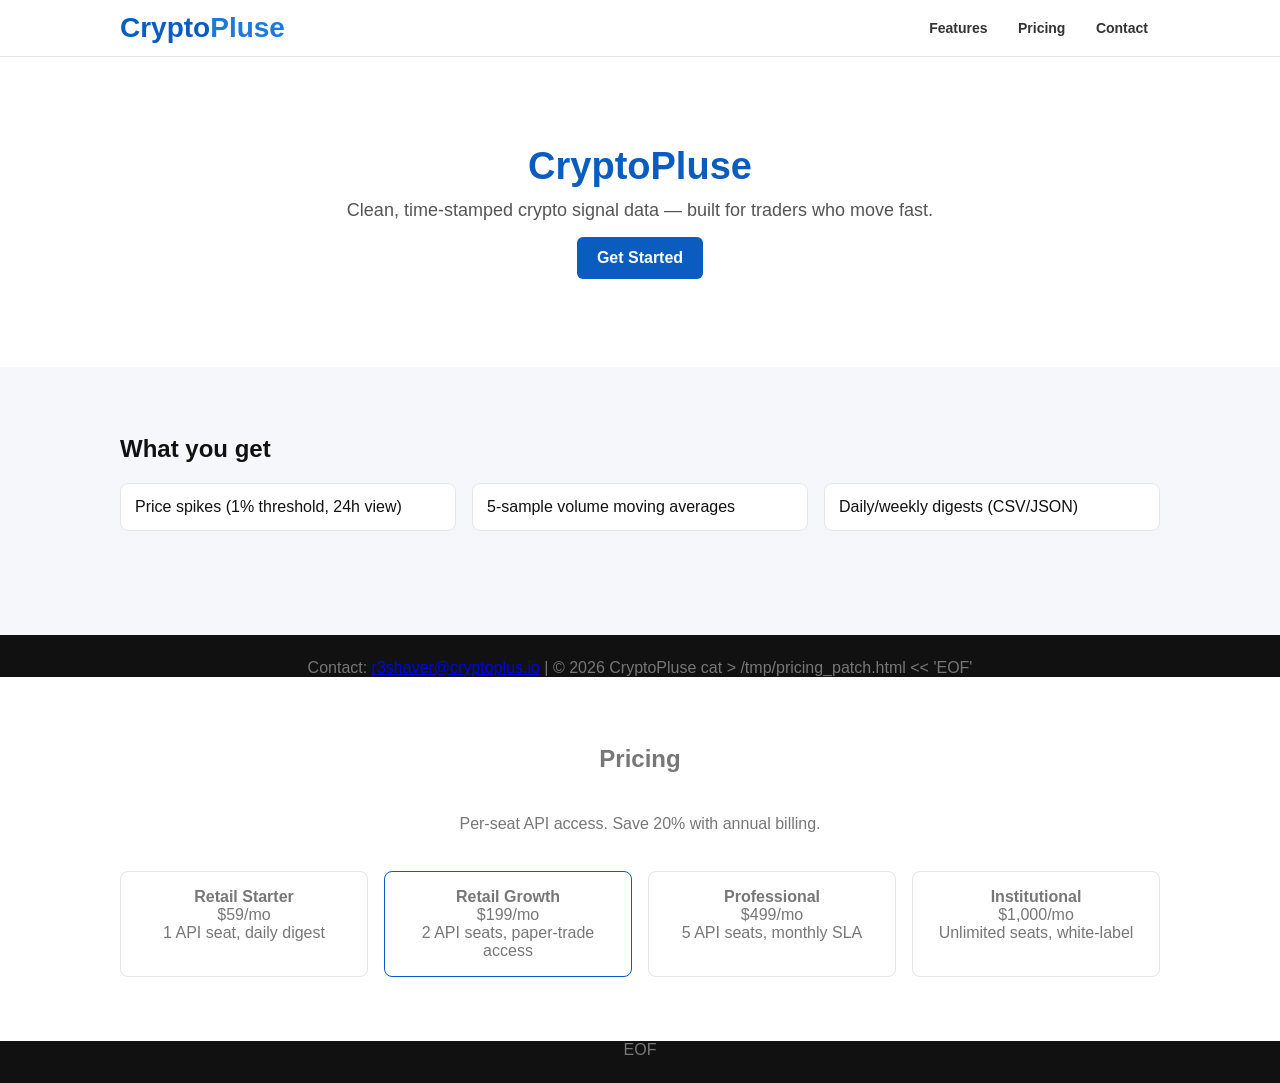
<file: index.html>
<!DOCTYPE html>
<html lang="en">
<head>
<meta charset="UTF-8" />
<meta name="viewport" content="width=device-width, initial-scale=1" />
<title>CryptoPluse – Seven-coin market intelligence</title>
<link rel="stylesheet" href="styles.css" />
</head>
<body>
<header>
<div class="container" style="display:flex;justify-content:space-between;align-items:center;padding:12px 0;">
<div class="logo"><span class="logo-crypto">Crypto</span><span class="logo-pluse">Pluse</span></div>
<nav>
<a href="#features" style="margin-right:14px;font-weight:600;text-decoration:none;color:#333;">Features</a>
<a href="#pricing" style="font-weight:600;text-decoration:none;color:#333;">Pricing</a>
<a href="contact.html" style="margin-left:14px;font-weight:600;text-decoration:none;color:#333;">Contact</a>
</nav>
</div>
</header>

<section class="hero" aria-label="Hero">
<div class="container" style="text-align:center; padding:48px 0;">
<h1 style="margin:0 0 12px; font-size:38px; color:#0A5DBF;">CryptoPluse</h1>
<p style="font-size:18px; color:#555; margin:0 auto 16px; max-width:800px;">
Clean, time-stamped crypto signal data — built for traders who move fast.
</p>
<a href="/signup.html" class="btn-primary" style="margin-right:0;">Get Started</a>
</div>
</section>

<section id="features" class="features" aria-label="Features">
<div class="container">
<h2>What you get</h2>
<ul style="list-style:none; padding:0; display:flex; flex-wrap:wrap; gap:16px;">
<li style="flex:1 1 260px; min-width:260px; background:#fff; border:1px solid #e6e6e6; padding:14px; border-radius:8px;">
Price spikes (1% threshold, 24h view)
</li>
<li style="flex:1 1 260px; min-width:260px; background:#fff; border:1px solid #e6e6e6; padding:14px; border-radius:8px;">
5‑sample volume moving averages
</li>
<li style="flex:1 1 260px; min-width:260px; background:#fff; border:1px solid #e6e6e6; padding:14px; border-radius:8px;">
Daily/weekly digests (CSV/JSON)
</li>
</ul>
</div>
</section>

<footer style="padding:24px 0; text-align:center; color:#777;">
Contact: <a href="mailto:r3shaver@cryptoplus.io">r3shaver@cryptoplus.io</a> | © 2026 CryptoPluse
cat > /tmp/pricing_patch.html << 'EOF'
<section id="pricing" class="pricing" aria-label="Pricing" style="padding:48px 0;">
  <div class="container">
    <h2>Pricing</h2>
    <p style="margin-bottom:16px;">Per-seat API access. Save 20% with annual billing.</p>
    <ul style="list-style:none;padding:0;display:flex;flex-wrap:wrap;gap:16px;">
      <li style="flex:1 1 220px;background:#fff;border:1px solid #e6e6e6;padding:16px;border-radius:8px;">
        <strong>Retail Starter</strong><br>$59/mo<br>1 API seat, daily digest
      </li>
      <li style="flex:1 1 220px;background:#fff;border:1px solid #0A5DBF;padding:16px;border-radius:8px;">
        <strong>Retail Growth</strong><br>$199/mo<br>2 API seats, paper-trade access
      </li>
      <li style="flex:1 1 220px;background:#fff;border:1px solid #e6e6e6;padding:16px;border-radius:8px;">
        <strong>Professional</strong><br>$499/mo<br>5 API seats, monthly SLA
      </li>
      <li style="flex:1 1 220px;background:#fff;border:1px solid #e6e6e6;padding:16px;border-radius:8px;">
        <strong>Institutional</strong><br>$1,000/mo<br>Unlimited seats, white-label
      </li>
    </ul>
  </div>
</section>
EOF  
</footer>
</body>
</html>
</file>
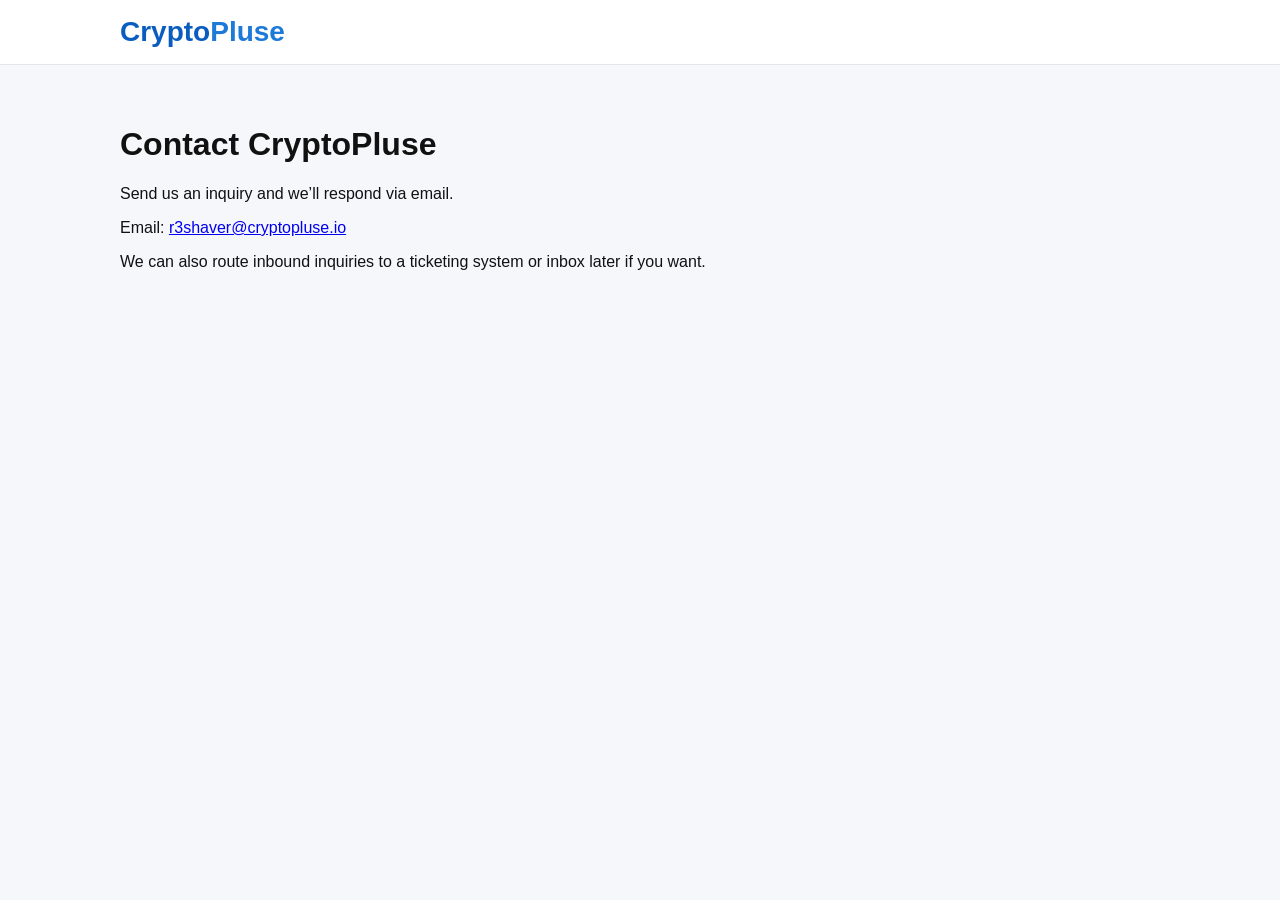
<file: contact.html>
<!DOCTYPE html>
<html lang="en">
<head>
  <meta charset="UTF-8" />
  <title>CryptoPluse Contact</title>
  <meta name="viewport" content="width=device-width, initial-scale=1" />
  <link rel="stylesheet" href="styles.css" />
</head>
<body>
<header>
  <div class="container">
    <div class="logo"><span class="logo-crypto">Crypto</span><span class="logo-pluse">Pluse</span></div>
  </div>
</header>
<main class="container" style="padding:40px 0;">
  <h1>Contact CryptoPluse</h1>
  <p>Send us an inquiry and we’ll respond via email.</p>
  <p>
    Email: <a href="mailto:r3shaver@cryptopluse.io">r3shaver@cryptopluse.io</a>
  </p>
  <p>We can also route inbound inquiries to a ticketing system or inbox later if you want.</p>
</main>
</body>
</html>
</file>
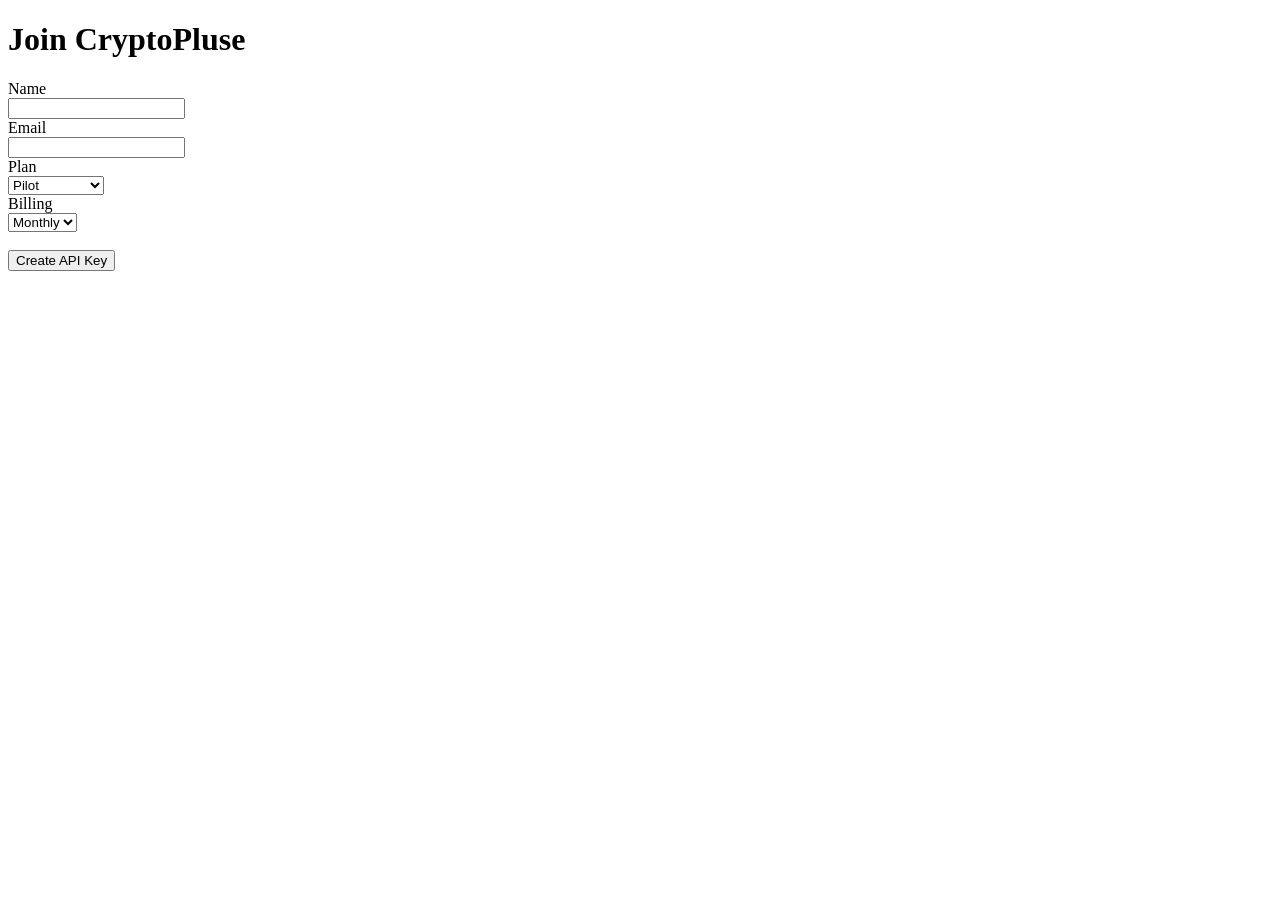
<file: signup.html>
<!DOCTYPE html>
<html lang="en">
<head>
  <meta charset="UTF-8">
  <title>CryptoPluse Sign Up</title>
</head>
<body>
  <h1>Join CryptoPluse</h1>
  <form action="/signup" method="post">
    <label>Name</label><br>
    <input type="text" name="name" required><br>
    <label>Email</label><br>
    <input type="email" name="email" required><br>
    <label>Plan</label><br>
    <select name="plan" required>
      <option value="pilot">Pilot</option>
      <option value="starter">Starter</option>
      <option value="growth">Growth</option>
      <option value="professional">Professional</option>
      <option value="institutional">Institutional</option>
    </select><br>
    <label>Billing</label><br>
    <select name="billing" required>
      <option value="monthly">Monthly</option>
      <option value="annual">Annual</option>
    </select><br><br>
    <button type="submit">Create API Key</button>
  </form>
</body>
</html>
</file>
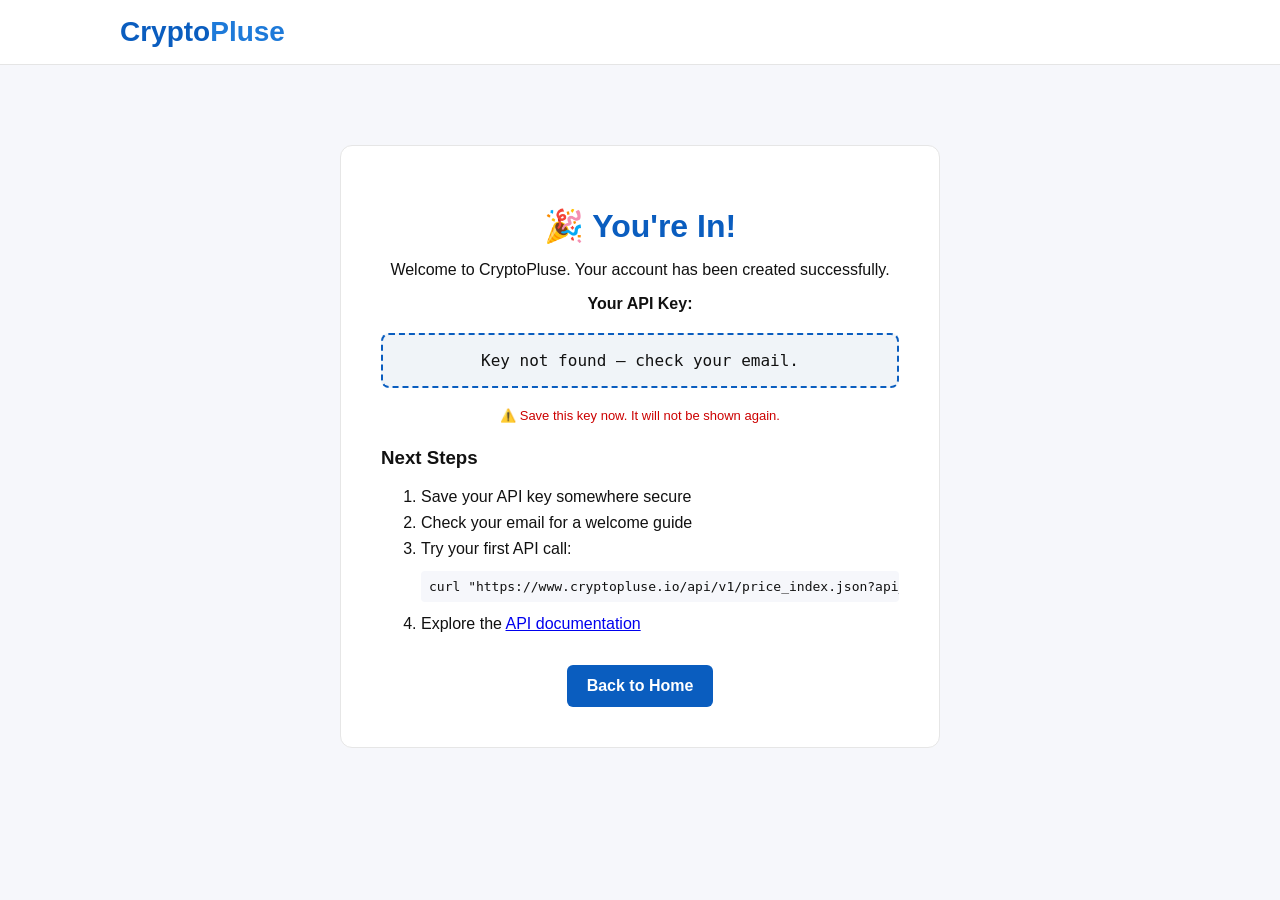
<file: cryptopluse-site/success.html>
<!DOCTYPE html>
<html lang="en">
<head>
  <meta charset="UTF-8">
  <meta name="viewport" content="width=device-width, initial-scale=1.0">
  <title>Welcome to CryptoPluse!</title>
  <link rel="stylesheet" href="styles.css">
  <style>
    .success-box{max-width:600px;margin:80px auto;background:#fff;border:1px solid #e6e6e6;border-radius:12px;padding:40px;text-align:center}
    .success-box h1{color:#0A5DBF;margin-bottom:12px}
    .api-key-display{background:#f0f4f8;border:2px dashed #0A5DBF;border-radius:8px;padding:16px;margin:20px 0;font-family:monospace;font-size:16px;word-break:break-all}
    .warn{color:#c00;font-size:13px;margin-top:8px}
    .next-steps{text-align:left;margin-top:24px}
    .next-steps li{margin-bottom:8px}
    .btn-primary{display:inline-block;background:#0A5DBF;color:#fff;padding:12px 20px;border-radius:6px;text-decoration:none;font-weight:700;margin-top:16px}
  </style>
</head>
<body>
<header>
  <div class="container">
    <div class="logo"><span class="logo-crypto">Crypto</span><span class="logo-pluse">Pluse</span></div>
  </div>
</header>
<div class="success-box">
  <h1>🎉 You're In!</h1>
  <p>Welcome to CryptoPluse. Your account has been created successfully.</p>
  <p><strong>Your API Key:</strong></p>
  <div class="api-key-display" id="api-key-box">Loading...</div>
  <p class="warn">⚠️ Save this key now. It will not be shown again.</p>
  <div class="next-steps">
    <h3>Next Steps</h3>
    <ol>
      <li>Save your API key somewhere secure</li>
      <li>Check your email for a welcome guide</li>
      <li>Try your first API call:
        <pre style="background:#f6f7fb;padding:8px;border-radius:4px;font-size:13px;overflow-x:auto">curl "https://www.cryptopluse.io/api/v1/price_index.json?api_key=YOUR_KEY"</pre>
      </li>
      <li>Explore the <a href="/docs">API documentation</a></li>
    </ol>
  </div>
  <a href="/" class="btn-primary">Back to Home</a>
</div>
<script>
  const params = new URLSearchParams(window.location.search);
  const key = params.get('api_key');
  if (key) document.getElementById('api-key-box').textContent = key;
  else document.getElementById('api-key-box').textContent = 'Key not found — check your email.';
</script>
</body>
</html>
</file>
<file: styles.css>
:root{--blue:#0A5DBF;--blue2:#1E7AD9;--dark:#2E3A46;--mid:#4A5A6A;--cyan:#00A6D6;--bg:#f6f7fb;}
*{box-sizing:border-box}html,body{margin:0;padding:0;font-family:Arial,Helvetica,sans-serif;background:var(--bg);color:#111}
.container{width:90%;max-width:1040px;margin:0 auto}
header{background:#fff;border-bottom:1px solid #e5e5e5}
header .container{display:flex;align-items:center;justify-content:space-between;padding:16px 0}
.logo{font-family:Impact,Arial Black,sans-serif;font-weight:700;font-size:28px;color:var(--blue)}
.logo .logo-crypto{color:var(--blue)}
.logo .logo-pluse{color:var(--blue2)}
nav a{margin:0 12px;text-decoration:none;color:#333;font-weight:600;font-size:14px}
.hero{padding:40px 0;background:#fff}
.hero h1{font-size:32px;margin:0 0 8px}
.hero .subtitle{color:#555;max-width:700px}
.btn-primary{display:inline-block;background:var(--blue);color:#fff;padding:12px 20px;border-radius:6px;text-decoration:none;font-weight:700}
section{padding:48px 0}
.coins .coin-grid{display:grid;grid-template-columns:repeat(7,1fr);gap:12px}
.coin-card{background:#fff;border:1px solid #e6e6e6;border-radius:8px;padding:12px;text-align:center}
.features .feature-grid{display:grid;grid-template-columns:repeat(3,1fr);gap:16px}
.feature-card{background:#fff;border:1px solid #e6e6e6;border-radius:8px;padding:14px}
.digests .digest-grid{display:grid;grid-template-columns:1fr 1fr;gap:16px}
.digest-card{background:#fff;border:1px solid #e6e6e6;border-radius:8px;padding:14px}
.pricing{background:#fff}
.plan-card{border:1px solid #e6e6e6;border-radius:8px;padding:16px;flex:1}
.plan-card .price{font-size:28px;font-weight:700}
.btn-plan{display:inline-block;margin-top:8px;background:var(--blue);color:#fff;border-radius:6px;padding:10px 14px;text-decoration:none}
.signup{background:#fff}
.signup-form{display:flex;flex-wrap:wrap;gap:10px}
.signup-form input,.signup-form select,.signup-form textarea{padding:10px;border:1px solid #ddd;border-radius:6px;min-width:180px}
footer{background:#111;color:#ddd;padding:20px 0;margin-top:40px}
footer .container{display:flex;flex-direction:column;gap:6px}
.logo-small{font-size:20px;font-weight:700}
@media (max-width: 900px){
  .coins .coin-grid{grid-template-columns:repeat(3,1fr)}
  .features .feature-grid{grid-template-columns:1fr 1fr 1fr}
}
@media (max-width: 600px){
  .coins .coin-grid{grid-template-columns:repeat(2,1fr)}
  .features .feature-grid{grid-template-columns:1fr}
}
</file>
<file: cryptopluse-site/styles.css>
:root{--blue:#0A5DBF;--blue2:#1E7AD9;--dark:#2E3A46;--mid:#4A5A6A;--cyan:#00A6D6;--bg:#f6f7fb;}
*{box-sizing:border-box}html,body{margin:0;padding:0;font-family:Arial,Helvetica,sans-serif;background:var(--bg);color:#111}
.container{width:90%;max-width:1040px;margin:0 auto}
header{background:#fff;border-bottom:1px solid #e5e5e5}
header .container{display:flex;align-items:center;justify-content:space-between;padding:16px 0}
.logo{font-family:Impact,Arial Black,sans-serif;font-weight:700;font-size:28px;color:var(--blue)}
.logo .logo-crypto{color:var(--blue)}
.logo .logo-pluse{color:var(--blue2)}
nav a{margin:0 12px;text-decoration:none;color:#333;font-weight:600;font-size:14px}
.hero{padding:40px 0;background:#fff}
.hero h1{font-size:32px;margin:0 0 8px}
.hero .subtitle{color:#555;max-width:700px}
.btn-primary{display:inline-block;background:var(--blue);color:#fff;padding:12px 20px;border-radius:6px;text-decoration:none;font-weight:700}
section{padding:48px 0}
.coins .coin-grid{display:grid;grid-template-columns:repeat(7,1fr);gap:12px}
.coin-card{background:#fff;border:1px solid #e6e6e6;border-radius:8px;padding:12px;text-align:center}
.features .feature-grid{display:grid;grid-template-columns:repeat(3,1fr);gap:16px}
.feature-card{background:#fff;border:1px solid #e6e6e6;border-radius:8px;padding:14px}
.digests .digest-grid{display:grid;grid-template-columns:1fr 1fr;gap:16px}
.digest-card{background:#fff;border:1px solid #e6e6e6;border-radius:8px;padding:14px}
.pricing{background:#fff}
.plan-card{border:1px solid #e6e6e6;border-radius:8px;padding:16px;flex:1}
.plan-card .price{font-size:28px;font-weight:700}
.btn-plan{display:inline-block;margin-top:8px;background:var(--blue);color:#fff;border-radius:6px;padding:10px 14px;text-decoration:none}
.signup{background:#fff}
.signup-form{display:flex;flex-wrap:wrap;gap:10px}
.signup-form input,.signup-form select,.signup-form textarea{padding:10px;border:1px solid #ddd;border-radius:6px;min-width:180px}
footer{background:#111;color:#ddd;padding:20px 0;margin-top:40px}
footer .container{display:flex;flex-direction:column;gap:6px}
.logo-small{font-size:20px;font-weight:700}
@media (max-width: 900px){
  .coins .coin-grid{grid-template-columns:repeat(3,1fr)}
  .features .feature-grid{grid-template-columns:1fr 1fr 1fr}
}
@media (max-width: 600px){
  .coins .coin-grid{grid-template-columns:repeat(2,1fr)}
  .features .feature-grid{grid-template-columns:1fr}
}
</file>
